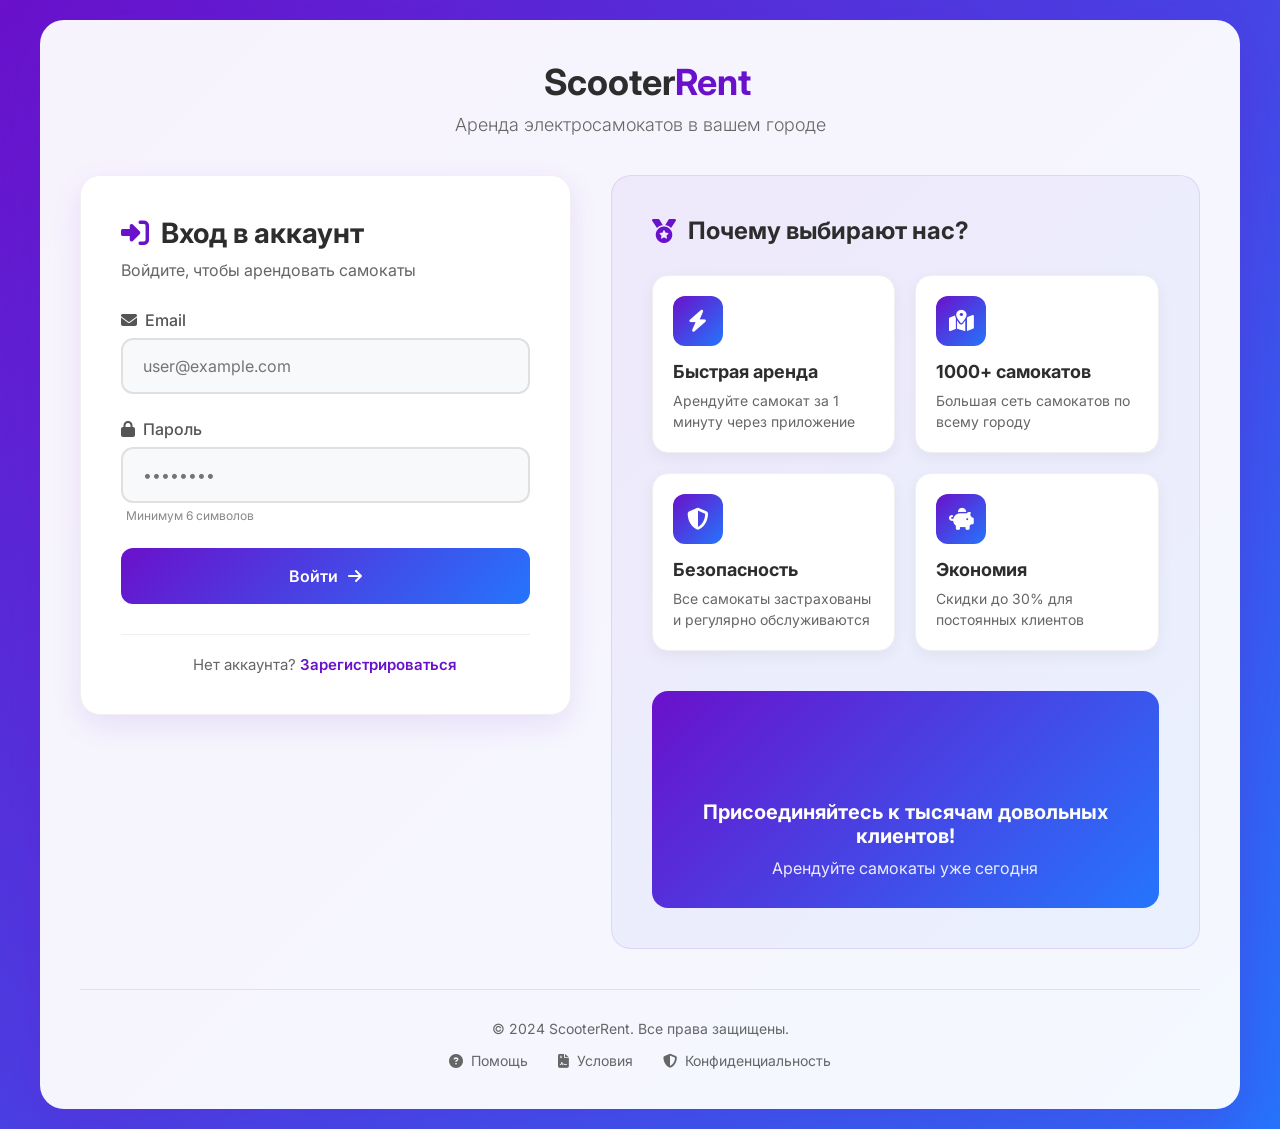
<file: templates/auth.html>
<!DOCTYPE html>
<html lang="ru">
<head>
    <meta charset="UTF-8">
    <meta name="viewport" content="width=device-width, initial-scale=1.0">
    <title>ScooterRent - Вход и регистрация</title>
    <link rel="stylesheet" href="/static/css/style.css">
    <link rel="stylesheet" href="https://cdnjs.cloudflare.com/ajax/libs/font-awesome/6.4.0/css/all.min.css">
    <link href="https://fonts.googleapis.com/css2?family=Inter:wght@300;400;500;600;700&display=swap" rel="stylesheet">
</head>
<body>
    <div class="container">
        <!-- Логотип и заголовок -->
        <header class="header">
            <div class="logo">
                <i class="fas fa-scooter"></i>
                <h1>Scooter<span>Rent</span></h1>
            </div>
            <p class="tagline">Аренда электросамокатов в вашем городе</p>
        </header>

        <!-- Основной контент - только формы -->
        <main class="auth-container">
            <div class="forms-wrapper">
                <!-- Форма входа -->
                <div class="form-section" id="login-form">
                    <div class="form-header">
                        <h2><i class="fas fa-sign-in-alt"></i> Вход в аккаунт</h2>
                        <p class="form-subtitle">Войдите, чтобы арендовать самокаты</p>
                    </div>
                    <form id="loginForm">
                        <div class="form-group">
                            <label for="loginEmail"><i class="fas fa-envelope"></i> Email</label>
                            <input type="email" id="loginEmail" placeholder="user@example.com" required>
                        </div>
                        <div class="form-group">
                            <label for="loginPassword"><i class="fas fa-lock"></i> Пароль</label>
                            <input type="password" id="loginPassword" placeholder="••••••••" required>
                            <div class="password-hint">Минимум 6 символов</div>
                        </div>
                        <button type="submit" class="btn-submit">
                            <span>Войти</span>
                            <i class="fas fa-arrow-right"></i>
                        </button>
                        <div class="form-footer">
                            <p>Нет аккаунта? <a href="#" class="switch-form" data-target="register">Зарегистрироваться</a></p>
                        </div>
                    </form>
                </div>

                <!-- Форма регистрации -->
                <div class="form-section hidden" id="register-form">
                    <div class="form-header">
                        <h2><i class="fas fa-user-plus"></i> Регистрация</h2>
                        <p class="form-subtitle">Создайте аккаунт для аренды самокатов</p>
                    </div>
                    <form id="registerForm">
                        <div class="form-group">
                            <label for="registerName"><i class="fas fa-user"></i> Имя</label>
                            <input type="text" id="registerName" placeholder="Введите ваше имя" required>
                        </div>
                        <div class="form-group">
                            <label for="registerEmail"><i class="fas fa-envelope"></i> Email</label>
                            <input type="email" id="registerEmail" placeholder="user@example.com" required>
                        </div>
                        <div class="form-group">
                            <label for="registerPassword"><i class="fas fa-lock"></i> Пароль</label>
                            <input type="password" id="registerPassword" placeholder="••••••••" required>
                            <div class="password-hint">Минимум 6 символов</div>
                        </div>
                        <button type="submit" class="btn-submit">
                            <span>Зарегистрироваться</span>
                            <i class="fas fa-user-check"></i>
                        </button>
                        <div class="form-footer">
                            <p>Уже есть аккаунт? <a href="#" class="switch-form" data-target="login">Войти</a></p>
                        </div>
                    </form>
                </div>
            </div>

            <!-- Блок преимуществ -->
            <div class="benefits-section">
                <h3><i class="fas fa-medal"></i> Почему выбирают нас?</h3>
                <div class="benefits-grid">
                    <div class="benefit-card">
                        <div class="benefit-icon">
                            <i class="fas fa-bolt"></i>
                        </div>
                        <h4>Быстрая аренда</h4>
                        <p>Арендуйте самокат за 1 минуту через приложение</p>
                    </div>
                    <div class="benefit-card">
                        <div class="benefit-icon">
                            <i class="fas fa-map-marked-alt"></i>
                        </div>
                        <h4>1000+ самокатов</h4>
                        <p>Большая сеть самокатов по всему городу</p>
                    </div>
                    <div class="benefit-card">
                        <div class="benefit-icon">
                            <i class="fas fa-shield-alt"></i>
                        </div>
                        <h4>Безопасность</h4>
                        <p>Все самокаты застрахованы и регулярно обслуживаются</p>
                    </div>
                    <div class="benefit-card">
                        <div class="benefit-icon">
                            <i class="fas fa-piggy-bank"></i>
                        </div>
                        <h4>Экономия</h4>
                        <p>Скидки до 30% для постоянных клиентов</p>
                    </div>
                </div>

                <div class="cta-section">
                    <div class="scooter-animation">
                        <i class="fas fa-scooter"></i>
                    </div>
                    <h4>Присоединяйтесь к тысячам довольных клиентов!</h4>
                    <p>Арендуйте самокаты уже сегодня</p>
                </div>
            </div>
        </main>

        <!-- Уведомления -->
        <div id="notification" class="notification hidden"></div>

        <!-- Футер -->
        <footer class="footer">
            <p>© 2024 ScooterRent. Все права защищены.</p>
            <div class="footer-links">
                <a href="#"><i class="fas fa-question-circle"></i> Помощь</a>
                <a href="#"><i class="fas fa-file-contract"></i> Условия</a>
                <a href="#"><i class="fas fa-shield-alt"></i> Конфиденциальность</a>
            </div>
        </footer>
    </div>

    <script src="/static/js/auth.js"></script>
</body>
</html>
</file>
<file: static/css/style.css>
/* Общие стили */
* {
    margin: 0;
    padding: 0;
    box-sizing: border-box;
}

body {
    font-family: 'Inter', sans-serif;
    background: linear-gradient(135deg, #6a11cb 0%, #2575fc 100%);
    min-height: 100vh;
    display: flex;
    justify-content: center;
    align-items: center;
    padding: 20px;
}

.container {
    max-width: 1200px;
    width: 100%;
    background: rgba(255, 255, 255, 0.95);
    border-radius: 24px;
    box-shadow: 0 20px 60px rgba(106, 17, 203, 0.3);
    overflow: hidden;
    padding: 40px;
}

/* Шапка */
.header {
    text-align: center;
    margin-bottom: 40px;
}

.logo {
    display: flex;
    align-items: center;
    justify-content: center;
    gap: 15px;
    margin-bottom: 10px;
}

.logo i {
    font-size: 42px;
    color: #6a11cb;
    background: linear-gradient(135deg, #6a11cb, #2575fc);
    -webkit-background-clip: text;
    -webkit-text-fill-color: transparent;
}

.logo h1 {
    font-size: 36px;
    font-weight: 700;
    color: #2d2d2d;
}

.logo span {
    color: #6a11cb;
}

.tagline {
    color: #666;
    font-size: 18px;
    font-weight: 300;
}

/* Контейнер авторизации */
.auth-container {
    display: grid;
    grid-template-columns: 1fr 1.2fr;
    gap: 40px;
    margin-bottom: 40px;
}

/* Формы */
.forms-wrapper {
    display: flex;
    flex-direction: column;
}

.form-section {
    background: white;
    border-radius: 20px;
    padding: 40px;
    box-shadow: 0 10px 30px rgba(106, 17, 203, 0.1);
    border: 1px solid #f0f0f0;
}

.form-header {
    margin-bottom: 30px;
}

.form-section h2 {
    color: #2d2d2d;
    font-size: 28px;
    margin-bottom: 10px;
    display: flex;
    align-items: center;
    gap: 12px;
}

.form-section h2 i {
    color: #6a11cb;
}

.form-subtitle {
    color: #666;
    font-size: 16px;
    font-weight: 400;
}

.form-group {
    margin-bottom: 25px;
}

.form-group label {
    display: block;
    margin-bottom: 8px;
    color: #555;
    font-weight: 500;
    display: flex;
    align-items: center;
    gap: 8px;
}

.form-group input {
    width: 100%;
    padding: 16px 20px;
    border: 2px solid #e0e0e0;
    border-radius: 12px;
    font-size: 16px;
    transition: all 0.3s ease;
    background: #f8f9fa;
    font-family: 'Inter', sans-serif;
}

.form-group input:focus {
    outline: none;
    border-color: #6a11cb;
    background: white;
    box-shadow: 0 0 0 3px rgba(106, 17, 203, 0.1);
}

.password-hint {
    font-size: 12px;
    color: #888;
    margin-top: 5px;
    margin-left: 5px;
}

.btn-submit {
    width: 100%;
    padding: 18px;
    background: linear-gradient(135deg, #6a11cb 0%, #2575fc 100%);
    color: white;
    border: none;
    border-radius: 12px;
    font-size: 16px;
    font-weight: 600;
    cursor: pointer;
    display: flex;
    justify-content: center;
    align-items: center;
    gap: 10px;
    transition: all 0.3s ease;
    margin-top: 10px;
    font-family: 'Inter', sans-serif;
}

.btn-submit:hover {
    transform: translateY(-2px);
    box-shadow: 0 10px 20px rgba(106, 17, 203, 0.2);
}

.btn-submit:active {
    transform: translateY(0);
}

.form-footer {
    margin-top: 30px;
    text-align: center;
    padding-top: 20px;
    border-top: 1px solid #eee;
    color: #666;
    font-size: 15px;
}

.form-footer a {
    color: #6a11cb;
    text-decoration: none;
    font-weight: 600;
    transition: color 0.3s ease;
}

.form-footer a:hover {
    color: #2575fc;
    text-decoration: underline;
}

/* Блок преимуществ */
.benefits-section {
    background: linear-gradient(135deg, rgba(106, 17, 203, 0.05) 0%, rgba(37, 117, 252, 0.05) 100%);
    border-radius: 20px;
    padding: 40px;
    border: 1px solid rgba(106, 17, 203, 0.1);
}

.benefits-section h3 {
    font-size: 24px;
    color: #2d2d2d;
    margin-bottom: 30px;
    display: flex;
    align-items: center;
    gap: 12px;
}

.benefits-section h3 i {
    color: #6a11cb;
}

.benefits-grid {
    display: grid;
    grid-template-columns: 1fr 1fr;
    gap: 20px;
    margin-bottom: 40px;
}

.benefit-card {
    background: white;
    border-radius: 16px;
    padding: 20px;
    box-shadow: 0 5px 15px rgba(0, 0, 0, 0.05);
    transition: transform 0.3s ease;
    border: 1px solid #f0f0f0;
}

.benefit-card:hover {
    transform: translateY(-5px);
    box-shadow: 0 10px 25px rgba(106, 17, 203, 0.1);
}

.benefit-icon {
    width: 50px;
    height: 50px;
    background: linear-gradient(135deg, #6a11cb, #2575fc);
    border-radius: 12px;
    display: flex;
    align-items: center;
    justify-content: center;
    margin-bottom: 15px;
}

.benefit-icon i {
    color: white;
    font-size: 22px;
}

.benefit-card h4 {
    color: #2d2d2d;
    font-size: 18px;
    margin-bottom: 8px;
}

.benefit-card p {
    color: #666;
    font-size: 14px;
    line-height: 1.5;
}

.cta-section {
    text-align: center;
    padding: 30px;
    background: linear-gradient(135deg, #6a11cb 0%, #2575fc 100%);
    border-radius: 16px;
    color: white;
}

.scooter-animation {
    font-size: 48px;
    margin-bottom: 20px;
    animation: float 3s ease-in-out infinite;
}

@keyframes float {
    0%, 100% { transform: translateY(0); }
    50% { transform: translateY(-10px); }
}

.cta-section h4 {
    font-size: 20px;
    margin-bottom: 10px;
    color: white;
}

.cta-section p {
    font-size: 16px;
    opacity: 0.9;
}

/* Уведомления */
.notification {
    position: fixed;
    top: 20px;
    right: 20px;
    padding: 16px 24px;
    border-radius: 12px;
    color: white;
    font-weight: 500;
    box-shadow: 0 10px 25px rgba(0, 0, 0, 0.2);
    z-index: 1000;
    animation: slideIn 0.3s ease;
    max-width: 400px;
}

.notification.success {
    background: linear-gradient(135deg, #4CAF50, #45a049);
}

.notification.error {
    background: linear-gradient(135deg, #f44336, #d32f2f);
}

.notification.info {
    background: linear-gradient(135deg, #2196F3, #1976D2);
}

@keyframes slideIn {
    from {
        transform: translateX(100%);
        opacity: 0;
    }
    to {
        transform: translateX(0);
        opacity: 1;
    }
}

/* Футер */
.footer {
    text-align: center;
    padding-top: 30px;
    border-top: 1px solid #e0e0e0;
    color: #666;
    font-size: 14px;
}

.footer-links {
    display: flex;
    justify-content: center;
    gap: 30px;
    margin-top: 15px;
    flex-wrap: wrap;
}

.footer-links a {
    color: #666;
    text-decoration: none;
    display: flex;
    align-items: center;
    gap: 8px;
    transition: color 0.3s ease;
}

.footer-links a:hover {
    color: #6a11cb;
}

/* Утилиты */
.hidden {
    display: none !important;
}

/* Адаптивность */
@media (max-width: 992px) {
    .auth-container {
        grid-template-columns: 1fr;
        gap: 30px;
    }

    .container {
        padding: 30px;
    }

    .benefits-grid {
        grid-template-columns: 1fr;
    }
}

@media (max-width: 576px) {
    .container {
        padding: 20px;
    }

    .logo h1 {
        font-size: 28px;
    }

    .form-section, .benefits-section {
        padding: 25px;
    }

    .footer-links {
        flex-direction: column;
        gap: 15px;
    }

    .benefit-card {
        padding: 15px;
    }
}
</file>
